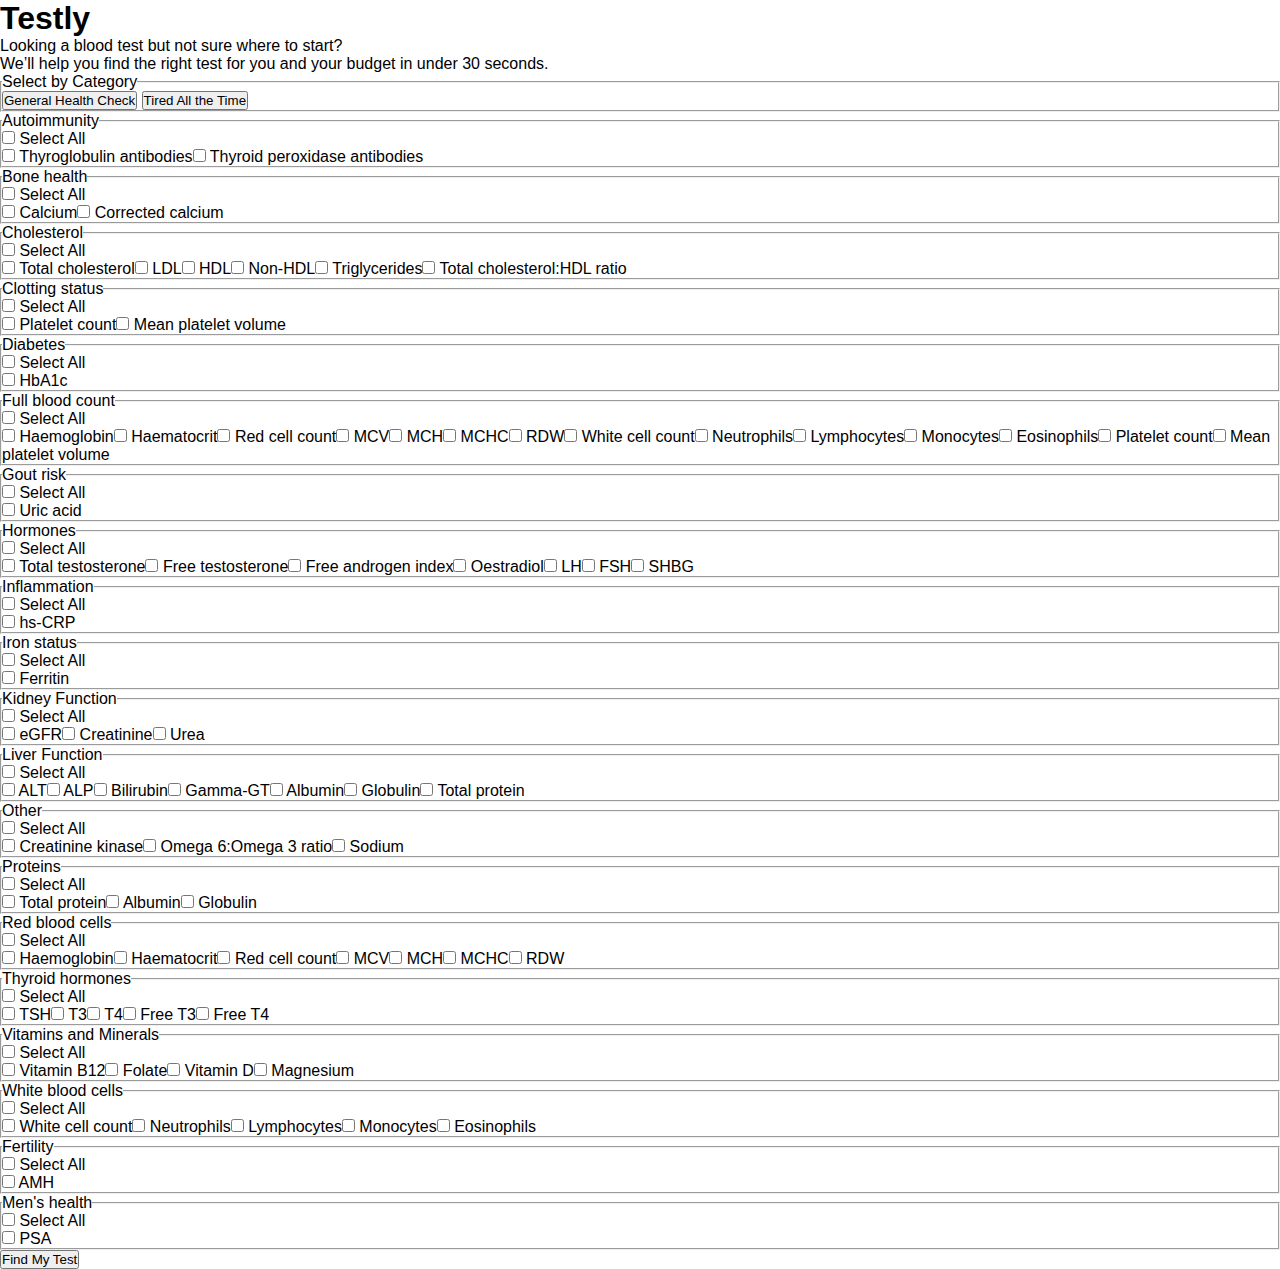
<file: index.html>
<!DOCTYPE html>
<html lang="en">
<head>
  <meta charset="UTF-8">
  <title>Testly MVP - Blood Test Picker</title>
  <link rel="stylesheet" href="style.css">
</head>
<body>
  <div class="header-area">
    <h1>Testly</h1>
    <p class="main-heading">Looking a blood test but not sure where to start?</p>
    <p class="sub-heading">We’ll help you find the right test for you and your budget in under 30 seconds.</p>
  </div>

  <div class="container">

    <!-- Full-width Category Buttons Row -->
    <div class="full-width-row">
      <fieldset>
        <legend>Select by Category</legend>
        <button type="button" id="category-general" class="toggle-button">General Health Check</button>
        <button type="button" id="category-tired" class="toggle-button">Tired All the Time</button>
      </fieldset>
    </div>

    <!-- Full-width Biomarker Selection Form -->
    <div class="full-width-row">
      <form id="biomarker-form">
        <div class="biomarker-columns" id="biomarker-container">
          <!-- Biomarker group checkboxes will be injected here by JS -->
        </div>
        <button type="submit">Find My Test</button>
      </form>
    </div>

  </div>

  <div id="results"></div>

  <script src="script.js"></script>
</body>
</html>
</file>
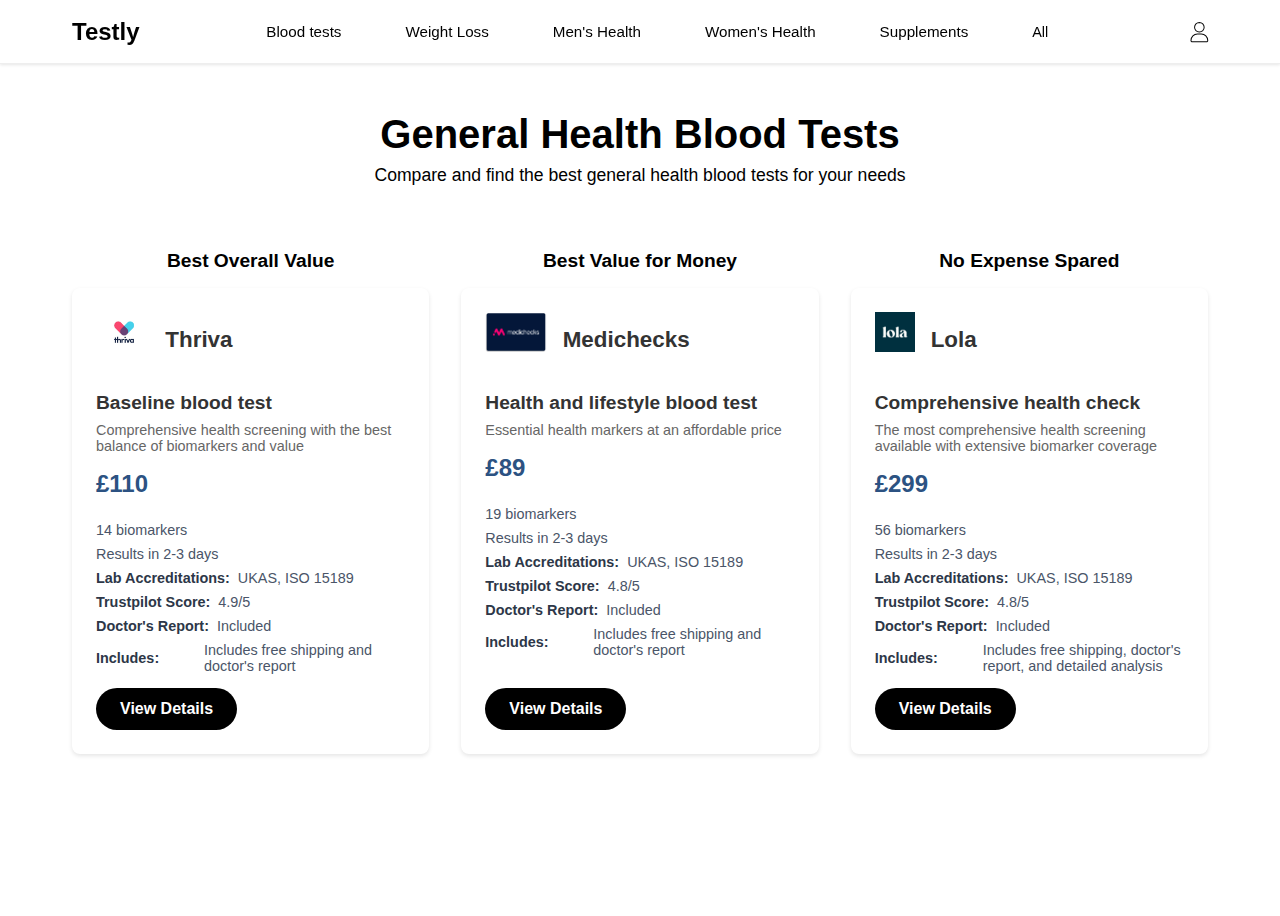
<file: general-health-tests.html>
<!DOCTYPE html>
<html lang="en">
<head>
  <meta charset="UTF-8" />
  <meta name="viewport" content="width=device-width, initial-scale=1.0" />
  <title>Testly – General Health Blood Tests</title>
  <link rel="stylesheet" href="style.css" />
  <link rel="stylesheet" href="https://cdnjs.cloudflare.com/ajax/libs/font-awesome/6.0.0/css/all.min.css" />
  <style>
    body {
      margin: 0;
      padding: 0;
      min-height: 100vh;
      display: flex;
      flex-direction: column;
    }
    .main-header {
      position: fixed;
      top: 0;
      left: 0;
      right: 0;
      background: white;
      z-index: 1000;
    }
    main {
      margin-top: 80px;
      flex: 1;
    }
    .page-title {
      text-align: center;
      padding: 2rem 0;
    }
    .page-title h1 {
      margin: 0;
      color: #000;
      font-size: 2.5rem;
      font-weight: 600;
    }
    .page-title p {
      margin: 0.5rem 0 0;
      color: #000;
      font-size: 1.1rem;
    }
    .logo {
      text-decoration: none;
    }
    .recommendations {
      display: grid;
      grid-template-columns: repeat(3, 1fr);
      gap: 2rem;
      padding: 2rem;
      max-width: 1200px;
      margin: 0 auto;
    }
    .recommendation-column {
      display: flex;
      flex-direction: column;
    }
    .recommendation-heading {
      text-align: center;
      color: #000;
      margin-bottom: 1rem;
      font-size: 1.2rem;
    }
    .recommendation-box {
      background: white;
      border-radius: 8px;
      padding: 1.5rem;
      box-shadow: 0 2px 4px rgba(0,0,0,0.1);
      display: flex;
      flex-direction: column;
      height: 100%;
      position: relative;
      padding-bottom: 4rem;
    }
    .recommendation-box h2 {
      font-size: 1.2rem;
      margin: 0.5rem 0;
      color: #333;
    }
    .recommendation-box p {
      color: #666;
      margin-bottom: 1rem;
      font-size: 0.9rem;
    }
    .recommendation-box .price {
      font-size: 1.5rem;
      font-weight: bold;
      color: #2c5282;
      margin-bottom: 1rem;
    }
    .recommendation-box .button {
      display: inline-block;
      background: #000;
      color: white;
      padding: 0.75rem 1.5rem;
      border-radius: 25px;
      text-decoration: none;
      text-align: center;
      font-weight: 600;
      transition: background-color 0.2s;
      position: absolute;
      bottom: 1.5rem;
      left: 1.5rem;
    }
    .recommendation-box .button:hover {
      background: #333;
    }
    .provider-info {
      display: flex;
      align-items: center;
      gap: 1rem;
      margin-bottom: 1rem;
    }
    .provider-logo {
      height: 40px;
      object-fit: contain;
    }
    .provider-name {
      font-weight: 600;
      color: #333;
    }
    .test-details {
      display: flex;
      flex-direction: column;
      gap: 0.5rem;
      margin-bottom: 1rem;
      font-size: 0.9rem;
    }
    .test-details > div {
      display: flex;
      gap: 0.5rem;
      align-items: center;
    }
    .test-details strong {
      color: #2d3748;
      min-width: 100px;
    }
    .biomarkers {
      color: #4a5568;
    }
    .results-time {
      color: #4a5568;
    }
    .accreditations {
      color: #4a5568;
    }
    .trust-score {
      color: #4a5568;
    }
    .doctors-report {
      color: #4a5568;
    }
    .pricing-info {
      color: #4a5568;
    }
  </style>
</head>
<body>
  <!-- Header bar -->
  <header class="main-header">
    <div class="header-content">
      <button class="burger-menu" aria-label="Open menu">
        <svg width="32" height="32" viewBox="0 0 24 24" fill="none" stroke="currentColor" stroke-width="1.5" stroke-linecap="round" stroke-linejoin="round">
          <line x1="3" y1="6" x2="21" y2="6"/>
          <line x1="3" y1="12" x2="21" y2="12"/>
          <line x1="3" y1="18" x2="21" y2="18"/>
        </svg>
      </button>
      <a href="index.html" class="logo">Testly</a>
      <nav class="main-nav">
        <a href="blood-tests.html">Blood tests</a>
        <a href="#/category/weight-loss">Weight Loss</a>
        <a href="#/category/mens-health">Men's Health</a>
        <a href="#/category/womens-health">Women's Health</a>
        <a href="#/category/supplements">Supplements</a>
        <div class="menu-dropdown-wrapper">
          <button class="menu-button">All</button>
          <div id="burger-dropdown" class="burger-dropdown hidden"></div>
        </div>
      </nav>
      <div class="header-actions">
        <button class="login-btn">
          <i class="fas fa-user"></i>
        </button>
      </div>
    </div>
  </header>

  <main>
    <div class="recommendations">
      <div class="recommendation-box">
        <h2>Our Top All-Round Recommendation</h2>
        <p>Comprehensive health screening with the best balance of biomarkers and value</p>
        <div class="price">£149</div>
        <a href="#" class="button">View Details</a>
      </div>

      <div class="recommendation-box">
        <h2>Best Value for Money</h2>
        <p>Essential health markers at an affordable price</p>
        <div class="price">£99</div>
        <a href="#" class="button">View Details</a>
      </div>

      <div class="recommendation-box">
        <h2>No Expense Spared</h2>
        <p>The most comprehensive health screening available</p>
        <div class="price">£299</div>
        <a href="#" class="button">View Details</a>
      </div>
    </div>
  </main>

  <script type="module" src="js/general-health-tests.js"></script>
</body>
</html>
</file>
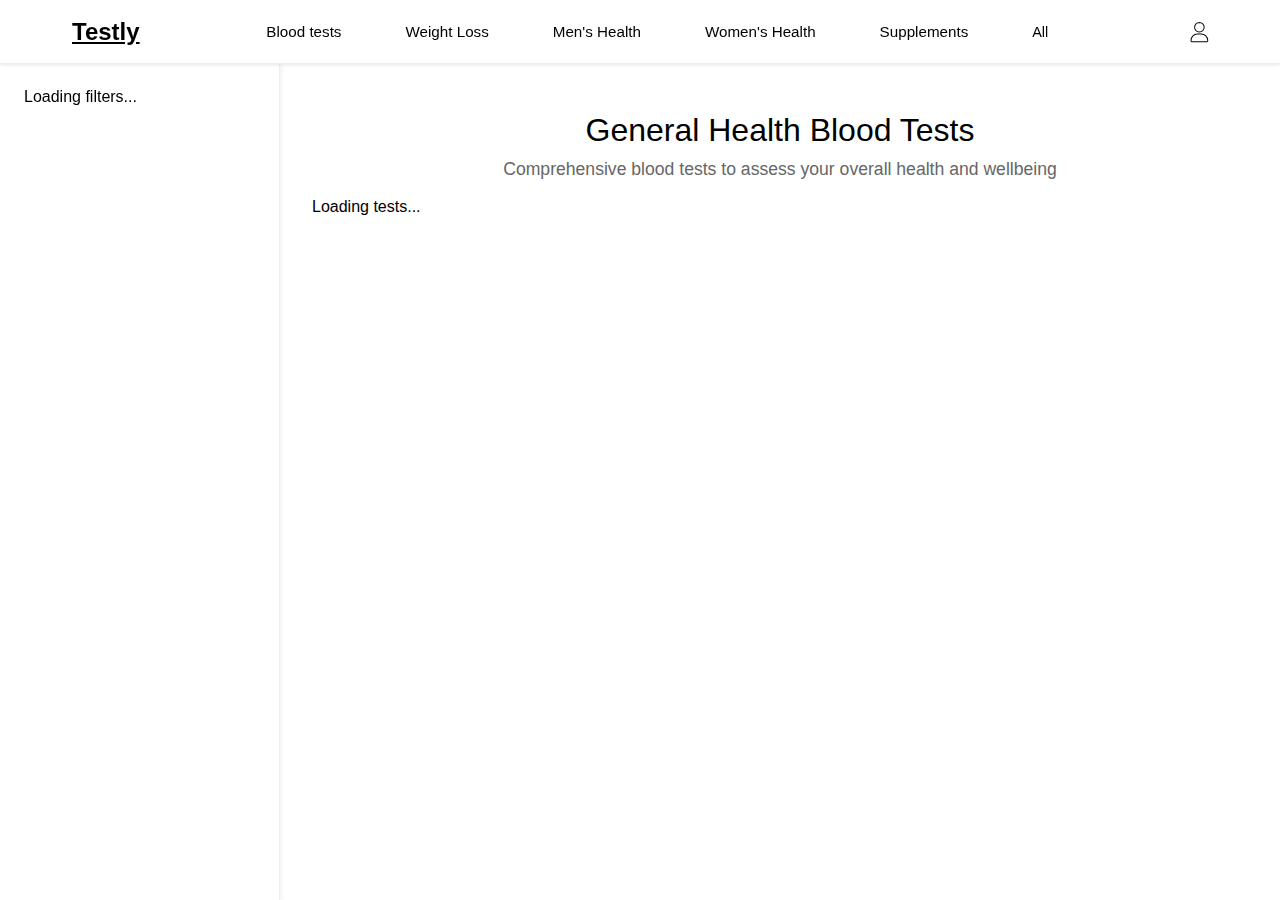
<file: general-health.html>
<!DOCTYPE html>
<html lang="en">
<head>
  <meta charset="UTF-8" />
  <title>Testly – General Health Blood Tests</title>
  <link rel="stylesheet" href="style.css" />
  <link rel="stylesheet" href="https://cdnjs.cloudflare.com/ajax/libs/font-awesome/6.0.0/css/all.min.css" />
</head>
<body>
  <!-- Header bar -->
  <header class="main-header">
    <div class="header-content">
      <button class="burger-menu" aria-label="Open menu">
        <svg width="32" height="32" viewBox="0 0 24 24" fill="none" stroke="currentColor" stroke-width="1.5" stroke-linecap="round" stroke-linejoin="round">
          <line x1="3" y1="6" x2="21" y2="6"/>
          <line x1="3" y1="12" x2="21" y2="12"/>
          <line x1="3" y1="18" x2="21" y2="18"/>
        </svg>
      </button>
      <a href="index.html" class="logo">Testly</a>
      <nav class="main-nav">
        <a href="blood-tests.html">Blood tests</a>
        <a href="#/category/weight-loss">Weight Loss</a>
        <a href="#/category/mens-health">Men's Health</a>
        <a href="#/category/womens-health">Women's Health</a>
        <a href="#/category/supplements">Supplements</a>
        <div class="menu-dropdown-wrapper">
          <button class="menu-button">All</button>
          <div id="burger-dropdown" class="burger-dropdown hidden"></div>
        </div>
      </nav>
      <div class="header-actions">
        <button class="login-btn">
          <i class="fas fa-user"></i>
        </button>
      </div>
    </div>
  </header>

  <main class="general-health-page">
    <div class="filter-panel">
      <div class="loading">Loading filters...</div>
    </div>
    <div class="main-content">
      <div class="category-header">
        <h2>General Health Blood Tests</h2>
        <p>Comprehensive blood tests to assess your overall health and wellbeing</p>
      </div>
      <div class="products-grid" id="tests-grid">
        <div class="loading">Loading tests...</div>
      </div>
    </div>
  </main>

  <script type="module" src="js/general-health.js"></script>
</body>
</html>
</file>
<file: style.css>
body {
    background: pink;
  }
  


:root {
    /* Main colors */
    --accent: #000000;  /* Black for primary actions */
    --accent-hover: #333333;  /* Darker black for hover */
    --text: #000000;  /* Black text */
    --text-light: #666666;  /* Gray for secondary text */
    --background: #FFFFFF;  /* White background */
    --card-bg: #FFFFFF;  /* White card background */
    --border: #EEEEEE;  /* Light gray border */
    --card-shadow: rgba(0, 0, 0, 0.05);  /* Subtle shadow */
    --white: #FFFFFF;
    --error: #D32F2F;
    --success: #388E3C;
    --warning: #F57C00;
    --info: #1976D2;
    --gradient-start: #2563eb;
    --gradient-end: #4f46e5;
}
  
  /* GLOBAL RESET */
  * {
    box-sizing: border-box;
    margin: 0;
    padding: 0;
  }
  
  body {
    font-family: 'Segoe UI', sans-serif;
    background-color: var(--background);
    color: var(--text);
  }
  
  /* --------------------------------------
     HEADER AREA
  ---------------------------------------- */
  .main-header {
    background: var(--white);
    border-bottom: 1px solid var(--border);
    position: fixed;
    top: 0;
    left: 0;
    width: 100%;
    z-index: 1000;
    box-shadow: 0 1px 3px rgba(0, 0, 0, 0.1);
    height: 64px; /* Reduced from 72px */
    transform: translateZ(0);
    backface-visibility: hidden;
    -webkit-backface-visibility: hidden;
  }
  
  .header-content {
    display: flex;
    align-items: center;
    justify-content: space-between;
    padding: 0 2rem;
    max-width: 1200px;
    margin: 0 auto;
    height: 100%;
    position: relative;
    transform: translateZ(0);
    backface-visibility: hidden;
    -webkit-backface-visibility: hidden;
  }
  
  .logo {
    font-weight: 700;
    font-size: 1.5rem;
    cursor: pointer;
    transition: color 0.2s;
    color: var(--text);
  }
  
  .main-nav {
    display: flex;
    align-items: center;
    gap: 2rem;
    margin: 0 2rem;
    flex-wrap: nowrap;
    position: relative;
    transform: translateZ(0);
    backface-visibility: hidden;
    -webkit-backface-visibility: hidden;
  }
  
  .main-nav a {
    color: var(--text);
    text-decoration: none;
    font-size: 0.95rem;
    font-weight: 500;
    padding: 0.5rem 1rem;
    border-radius: 4px;
    transition: all 0.2s ease;
    white-space: nowrap;
  }
  
  .main-nav a:hover {
    color: var(--text-light);
  }
  
  .menu-button {
    background: transparent;
    border: 1px solid var(--text);
    color: var(--text);
    padding: 0.5rem 1rem;
    font-size: 0.9rem;
    cursor: pointer;
    transition: all 0.2s;
  }
  
  .menu-button:hover {
    background: var(--text);
    color: var(--white);
  }
  
  .header-actions {
    display: flex;
    gap: 1rem;
  }
  
  .icon-button {
    background: transparent;
    border: 1px solid var(--text);
    color: var(--text);
    width: 40px;
    height: 40px;
    display: flex;
    align-items: center;
    justify-content: center;
    cursor: pointer;
    transition: all 0.2s;
    padding: 0;
  }
  
  .icon-button:hover {
    background: var(--text);
    color: var(--white);
  }
  
  .icon-button svg {
    width: 20px;
    height: 20px;
  }
  
  /* Update main content margin */
  main {
    margin-top: 64px; /* Match header height */
    min-height: calc(100vh - 64px);
    background: var(--background);
  }
  
  /* Remove the old product-grid specific margin */
  main.product-grid {
    margin-top: 64px;
    padding: 2rem;
  }
  
  /* Responsive adjustments */
  @media (max-width: 768px) {
    .header-content {
      padding: 1rem;
    }
    
    .main-nav {
      display: none; /* Hide nav on mobile, show burger menu instead */
    }
    
    .menu-button {
      display: block;
    }
  }
  
/* --------------------------------------
   CATEGORY NAV BAR
---------------------------------------- */
.category-bar {
    background: var(--white);
    border-bottom: 1px solid var(--border);
    padding: 0.5rem 2rem;
    display: flex;
    align-items: center;
    width: 100%;
    z-index: 999;
    position: relative;
  }
  
  .category-bar::before,
  .category-bar::after {
    content: '';
    position: absolute;
    top: 50%;
    transform: translateY(-50%);
    width: 20px;
    height: 20px;
    background: var(--white);
    border: 1px solid var(--border);
    border-radius: 50%;
    display: flex;
    align-items: center;
    justify-content: center;
    pointer-events: none;
    opacity: 0;
    transition: opacity 0.3s;
  }
  
  .category-bar::before {
    left: 0;
    background-image: url("data:image/svg+xml,%3Csvg xmlns='http://www.w3.org/2000/svg' viewBox='0 0 24 24' fill='none' stroke='%234a7b7d' stroke-width='2' stroke-linecap='round' stroke-linejoin='round'%3E%3Cpath d='M15 18l-6-6 6-6'/%3E%3C/svg%3E");
    background-size: 12px;
    background-position: center;
    background-repeat: no-repeat;
  }
  
  .category-bar::after {
    right: 0;
    background-image: url("data:image/svg+xml,%3Csvg xmlns='http://www.w3.org/2000/svg' viewBox='0 0 24 24' fill='none' stroke='%234a7b7d' stroke-width='2' stroke-linecap='round' stroke-linejoin='round'%3E%3Cpath d='M9 18l6-6-6-6'/%3E%3C/svg%3E");
    background-size: 12px;
    background-position: center;
    background-repeat: no-repeat;
  }
  
  .category-bar.has-overflow::after {
    opacity: 1;
  }
  
  .category-bar.has-overflow-left::before {
    opacity: 1;
  }
  
  .menu-container {
    position: relative;
    display: inline-block;
  }
  
  .menu-button {
    background: transparent;
    color: var(--text);
    border: none;
    padding: 0.5rem 1rem;
    cursor: pointer;
    transition: all 0.2s ease;
    font-weight: 500;
    display: inline-flex;
    align-items: center;
    gap: 0.4rem;
    font-size: 0.9rem;
    margin-right: 1rem;
    white-space: nowrap;
    flex-shrink: 0;
    position: relative;
  }
  
  .menu-button:hover {
    color: var(--text);
    background: var(--card-bg);
  }
  
  
  .category-list {
    list-style: none;
    display: flex;
    flex-wrap: nowrap;
    gap: 0.3rem;
    margin: 0;
    padding: 0 20px;
    flex: 1;
    overflow-x: auto;
    -webkit-overflow-scrolling: touch;
    scrollbar-width: none; /* Firefox */
    -ms-overflow-style: none; /* IE and Edge */
  }
  
  .category-list::-webkit-scrollbar {
    display: none; /* Chrome, Safari, Opera */
  }
  
  .category-list li {
    white-space: nowrap;
    flex-shrink: 0;
  }
  
  .category-list a {
    color: var(--text);
    text-decoration: none;
    font-size: 0.85rem;
    padding: 0.2rem 0.4rem;
    display: block;
    transition: all 0.2s ease;
    font-weight: 500;
  }
  
  .category-list a:hover {
    color: var(--text);
    background: var(--card-bg);
  }
  
  

  .category-list button {
    background: none;
    border: none;
    font-size: 0.95rem;
    cursor: pointer;
    padding: 0.3rem 0.6rem;
    white-space: nowrap;
  }
  
  /* Dropdown for burger menu */
  .menu-dropdown-wrapper {
    display: inline-block;
    position: relative;
  }
  
  .burger-dropdown {
    position: absolute;
    top: 100%;
    left: 0;
    background: var(--white);
    border: 1px solid var(--text);
    box-shadow: 0 4px 10px rgba(0, 0, 0, 0.05);
    padding: 0.5rem 1rem;
    z-index: 2000;
    min-width: 200px;
    display: block;
  }
  
  .burger-dropdown.hidden {
    display: none !important;
  }
  
  .burger-dropdown ul {
    list-style: none;
    padding: 0;
    margin: 0;
  }
  
  .burger-dropdown li {
    padding: 0.4rem 0;
    white-space: nowrap;
    cursor: pointer;
    color: var(--text);
    transition: transform 0.15s cubic-bezier(.4,0,.2,1), box-shadow 0.15s cubic-bezier(.4,0,.2,1), background 0.15s;
  }
  
  .burger-dropdown li:hover {
    background: var(--card-bg);
    transform: translateY(-2px);
    box-shadow: 0 4px 12px rgba(0,0,0,0.08);
    z-index: 1;
  }
  
  .menu-label {
    font-size: 0.9rem;
    margin-left: 0.25rem;
    vertical-align: middle;
  }
  
  

  /* --------------------------------------
     MAIN CONTENT AREA
  ---------------------------------------- */
  main.product-grid {
    margin-top: 112px; /* header + category bar */
    padding: 2rem;
  }
  
  /* --------------------------------------
     SIDE PANELS (e.g. filters, basket)
  ---------------------------------------- */
  .side-panel {
    position: fixed;
    top: 64px; /* Match header height */
    right: 0;
    width: 300px;
    height: calc(100vh - 64px);
    background: var(--white);
    border-left: 1px solid var(--border);
    box-shadow: -2px 0 5px rgba(0,0,0,0.05);
    overflow-y: auto;
    padding: 1rem;
    z-index: 100;
  }
  
  .hidden {
    display: none;
  }
  
  /* Product Grid Styles */
  .products-grid {
    display: flex;
    flex-direction: column;
    gap: 2rem;
    width: 100%;
  }
  
  .product-card, .blood-test-card, .blog-card, .category-tile {
    background: var(--card-bg);
    border: 1px solid var(--border);
    border-radius: 4px;
    box-shadow: 0 2px 4px var(--card-shadow);
    padding: 1.5rem;
    transition: transform 0.2s, box-shadow 0.2s;
  }
  
  .product-card:hover, .blood-test-card:hover, .blog-card:hover, .category-tile:hover {
    transform: translateY(-2px);
    box-shadow: 0 4px 8px var(--card-shadow);
  }
  
  .product-card h3 {
    margin: 0 0 0.5rem 0;
    color: var(--text);
  }
  
  .product-card p {
    color: var(--text-light);
    font-size: 0.9rem;
    margin-bottom: 1rem;
  }
  
  .product-price {
    font-size: 1.2rem;
    font-weight: bold;
    color: var(--accent);
    margin-bottom: 1rem;
  }
  
  .add-to-basket, .guidance-btn {
    background: var(--accent);
    color: var(--white);
    border: none;
    padding: 1rem 2rem;
    border-radius: 4px;
    cursor: pointer;
    transition: all 0.2s ease;
    font-weight: 500;
  }
  
  .add-to-basket:hover, .guidance-btn:hover {
    background: var(--accent-hover);
    transform: translateY(-2px);
  }
  
  .category-header {
    margin-bottom: 2rem;
  }
  
  .category-header h2 {
    margin-bottom: 0.5rem;
    color: var(--text);
  }
  
  .category-header p {
    color: var(--text-light);
  }
  
  /* Home Page Styles */
  .welcome-section {
    text-align: center;
    margin-bottom: 2rem;
    padding: 1.5rem 0;
  }
  
  .welcome-section h1 {
    font-size: 2.5rem;
    margin-bottom: 1rem;
    color: var(--text);
  }
  
  .welcome-section p {
    font-size: 1.1rem;
    color: var(--text-light);
  }
  
  .category-tiles {
    display: grid;
    grid-template-columns: repeat(auto-fill, minmax(250px, 1fr));
    gap: 1rem;
    padding: 2rem;
    margin: 0 auto;
    max-width: 1200px;
  }
  
  .category-tile {
    background: var(--card-bg);
    border: 1px solid var(--border);
    border-radius: 6px;
    padding: 1rem;
    cursor: pointer;
    transition: all 0.2s ease;
    height: 100%;
    display: flex;
    align-items: center;
    gap: 1rem;
  }
  
  .category-tile:hover {
    background: var(--accent);
    color: var(--white);
  }
  
  .category-tile .category-image i {
    font-size: 1.5rem;
    color: #1e293b;
    filter: none;
  }
  
  .category-content {
    flex: 1;
    min-width: 0;
  }
  
  .category-tile h3 {
    color: var(--text);
    margin-bottom: 0.3rem;
    font-size: 1rem;
    white-space: nowrap;
    overflow: hidden;
    text-overflow: ellipsis;
    font-weight: 600;
  }
  
  .category-tile p {
    color: var(--text-light);
    font-size: 0.8rem;
    line-height: 1.2;
    margin: 0;
    display: -webkit-box;
    -webkit-line-clamp: 2;
    -webkit-box-orient: vertical;
    overflow: hidden;
  }
  
  /* Blog Section Styles */
  .blog-section {
    padding: 2rem 0;
    background: var(--white);
  }
  
  .blog-section h2 {
    text-align: center;
    margin-bottom: 1.5rem;
    color: var(--text);
    font-size: 1.5rem;
  }
  
  .blog-grid {
    display: grid;
    grid-template-columns: repeat(auto-fill, minmax(300px, 1fr));
    gap: 1.5rem;
  }
  
  .blog-card {
    background: var(--card-bg);
    border: 1px solid var(--border);
    border-radius: 8px;
    padding: 1.5rem;
    transition: transform 0.2s, box-shadow 0.2s;
    display: flex;
    flex-direction: column;
  }
  
  .blog-card:hover {
    transform: translateY(-2px);
    box-shadow: 0 4px 8px var(--card-shadow);
    border-color: var(--accent);
  }
  
  .blog-card-header {
    display: flex;
    justify-content: space-between;
    align-items: center;
    margin-bottom: 1rem;
    font-size: 0.85rem;
  }
  
  .blog-category {
    color: var(--accent);
    font-weight: 500;
  }
  
  .blog-read-time {
    color: var(--text-light);
  }
  
  .blog-card h3 {
    color: var(--text);
    font-size: 1.1rem;
    margin-bottom: 0.5rem;
    line-height: 1.4;
  }
  
  .blog-card p {
    color: var(--text-light);
    font-size: 0.9rem;
    line-height: 1.5;
    margin-bottom: 1rem;
    flex: 1;
  }
  
  .blog-card-footer {
    display: flex;
    justify-content: space-between;
    align-items: center;
    font-size: 0.85rem;
    margin-top: auto;
  }
  
  .blog-date {
    color: var(--text-light);
  }
  
  .read-more {
    color: var(--accent);
    text-decoration: none;
    font-weight: 500;
    transition: color 0.2s;
  }
  
  .read-more:hover {
    color: var(--accent-hover);
  }
  
  /* Blog Page Styles */
  .blog-header {
    text-align: center;
    margin-bottom: 3rem;
    padding: 2rem 0;
  }
  
  .blog-header h1 {
    font-size: 2.5rem;
    margin-bottom: 1rem;
    color: var(--text);
  }
  
  .blog-header p {
    font-size: 1.2rem;
    color: var(--text-light);
  }
  
  /* Article Page Styles */
  .article-content {
    max-width: 800px;
    margin: 0 auto;
    padding: 2rem 0;
  }
  
  .article-header {
    margin-bottom: 2rem;
  }
  
  .article-meta {
    display: flex;
    gap: 1rem;
    margin-bottom: 1rem;
    font-size: 0.9rem;
  }
  
  .article-category {
    color: var(--accent);
    font-weight: 500;
  }
  
  .article-date, .article-read-time {
    color: var(--text-light);
  }
  
  .article-header h1 {
    font-size: 2.5rem;
    margin-bottom: 1rem;
    color: var(--text);
    line-height: 1.2;
  }
  
  .article-body {
    font-size: 1.1rem;
    line-height: 1.6;
    color: var(--text);
  }
  
  .article-body h2 {
    font-size: 1.5rem;
    color: var(--text);
    margin: 2rem 0 1rem;
  }
  
  .article-body h3 {
    font-size: 1.2rem;
    color: var(--text);
    margin: 1.5rem 0 1rem;
  }
  
  .article-body p {
    margin-bottom: 1.5rem;
  }
  
  .article-body ul {
    margin: 1rem 0 1.5rem;
    padding-left: 1.5rem;
  }
  
  .article-body li {
    margin-bottom: 0.5rem;
  }
  
  .article-footer {
    margin-top: 3rem;
    padding-top: 2rem;
    border-top: 1px solid var(--border);
  }
  
  .back-to-blog {
    color: var(--accent);
    text-decoration: none;
    font-weight: 500;
    transition: color 0.2s;
  }
  
  .back-to-blog:hover {
    color: var(--accent-hover);
  }
  
  /* Blood Test Cards */
  .blood-test-card {
    display: block;
    width: 100%;
    background: #fff;
    border-radius: 8px;
    box-shadow: 0 2px 4px rgba(0,0,0,0.1);
    transition: transform 0.2s ease, box-shadow 0.2s ease;
    overflow: hidden;
    margin-bottom: 1rem;
  }
  
  .blood-test-card:hover {
    transform: translateY(-2px);
    box-shadow: 0 4px 8px rgba(0,0,0,0.15);
  }
  
  .add-to-basket, .toggle-biomarkers, .toggle-details {
    background: var(--accent);
    color: white;
    border: none;
    padding: 0.8rem 1.5rem;
    border-radius: 999px;
    cursor: pointer;
    transition: all 0.2s ease;
    font-weight: 500;
    font-size: 0.9rem;
  }
  
  .add-to-basket:hover, .toggle-biomarkers:hover, .toggle-details:hover {
    background: var(--accent-hover);
    transform: translateY(-2px);
  }
  
  .category-header {
    text-align: center;
    margin: 0;
    padding: 1rem 0;
  }
  
  .category-header h2 {
    font-size: 2rem;
    color: var(--text);
    margin: 0;
    font-weight: 400;
  }
  
  .category-header p {
    color: var(--text-light);
    font-size: 1.1rem;
    line-height: 1.4;
    margin: 0.5rem 0 0 0;
  }
  
  .test-header {
    margin-bottom: 1rem;
  }
  
  .provider-info {
    display: flex;
    align-items: center;
    gap: 1rem;
    margin-bottom: 0.5rem;
  }
  
  .provider-logo {
    height: 40px;
    width: auto;
    object-fit: contain;
  }
  
  .provider-name {
    font-size: 1.4rem;
    color: black;
    font-weight: 700;
    line-height: 1.3;
  }
  
  .test-name {
    font-size: 1.1rem;
    margin: 0;
    color: #333;
    flex: 1;
    display: flex;
    align-items: center;
    gap: 0.5rem;
  }
  
  .test-name .provider-name {
    font-weight: 700;
    color: #333;
  }
  
  .test-price {
    font-size: 1.4rem;
    font-weight: 600;
    color: var(--accent);
    margin-bottom: 1rem;
  }
  
  .biomarkers-section {
    margin-bottom: 1rem;
  }
  
  .biomarkers-header {
    margin-bottom: 0.5rem;
  }
  
  .biomarker-info {
    display: flex;
    justify-content: space-between;
    align-items: center;
    margin-bottom: 1rem;
  }
  
  .biomarker-info h4 {
    color: black;
    font-size: 1rem;
    margin: 0;
  }
  
  .biomarkers-list {
    margin-top: 1rem;
    transition: all 0.3s ease;
    max-height: 1000px;
    overflow: hidden;
  }
  
  .biomarkers-list.hidden {
    max-height: 0;
    margin-top: 0;
    opacity: 0;
  }
  
  .biomarker-group {
    margin-bottom: 1rem;
    opacity: 1;
    transition: opacity 0.3s ease;
  }
  
  .biomarkers-list.hidden .biomarker-group {
    opacity: 0;
  }
  
  .biomarkers-list ul {
    list-style-type: none;
    padding: 0;
    margin: 0;
    display: grid;
    grid-template-columns: repeat(auto-fill, minmax(200px, 1fr));
    gap: 0.5rem;
  }

  .biomarkers-list li {
    color: black;
    font-size: 0.9rem;
    padding-left: 1rem;
    position: relative;
  }

  .biomarkers-list li:before {
    content: "•";
    position: absolute;
    left: 0;
    color: var(--accent);
  }

  .additional-details {
    margin-top: 1rem;
    padding: 1rem;
    background: var(--background);
    border-radius: 0;
    transition: all 0.3s ease;
  }

  .additional-details.hidden {
    display: none;
  }

  .detail-section {
    margin-bottom: 1rem;
  }

  .detail-section:last-child {
    margin-bottom: 0;
  }

  .detail-section h4 {
    font-size: 0.9rem;
    color: var(--text);
    margin: 0 0 0.5rem 0;
    font-weight: 600;
  }

  .detail-section p {
    font-size: 0.9rem;
    color: var(--text-light);
    margin: 0;
    line-height: 1.4;
  }

  .detail-section ul {
    list-style-type: none;
    padding: 0;
    margin: 0;
  }

  .detail-section li {
    font-size: 0.9rem;
    color: var(--text-light);
    padding-left: 1rem;
    position: relative;
    margin-bottom: 0.3rem;
  }

  .detail-section li:before {
    content: "•";
    position: absolute;
    left: 0;
    color: var(--accent);
  }

  .provider-link {
    color: var(--accent);
    text-decoration: none;
    font-size: 0.9rem;
    display: inline-block;
    margin-top: 0.5rem;
  }

  .provider-link:hover {
    text-decoration: underline;
  }

  /* Responsive Design */
  @media (max-width: 1024px) {
    .tests-container {
        flex-direction: column;
    }
    
    .main-content {
        margin-left: 0;
        border-left: none;
    }
    
    .filter-panel {
        position: static;
        width: 100%;
        height: auto;
        margin-bottom: 1rem;
        border-radius: 8px;
        border: 1px solid var(--border);
        padding: 0.8rem;
        top: unset;
        left: unset;
        box-shadow: none;
        border-right: none;
    }

    .products-grid {
        max-width: 100%;
    }
  }
  
  /* Reset Filters Button */
  .reset-filters {
    width: 100%;
    padding: 0.8rem;
    background: var(--accent);
    color: white;
    border: none;
    border-radius: 4px;
    cursor: pointer;
    transition: background-color 0.2s;
    margin-top: 1rem;
    font-size: 0.9rem;
    font-weight: 500;
  }

  .reset-filters:hover {
    background: var(--accent-hover);
  }
  
  /* Landing Page Styles */
  .landing-page {
    position: fixed;
    top: 0;
    left: 0;
    width: 100vw;
    height: 100vh;
    background-color: var(--white);
    display: flex;
    justify-content: center;
    align-items: center;
    z-index: 9999;
    opacity: 1;
    transition: opacity 0.3s ease-in-out;
    margin: 0;
    padding: 0;
    overflow: hidden;
  }

  .landing-page.fade-out {
    opacity: 0;
    pointer-events: none;
  }

  .landing-content {
    position: relative;
    text-align: center;
    transform: translateY(0);
    transition: transform 0.3s ease-in-out;
    width: 90%;
    max-width: 800px;
    margin: 0;
    padding: 2rem;
  }

  .landing-page.fade-out .landing-content {
    transform: translateY(-20px);
  }

  .landing-content h1 {
    font-size: 2.5rem;
    margin-bottom: 1rem;
    font-weight: 700;
  }

  .landing-subtitle {
    font-size: 1.4rem;
    color: var(--text);
    margin-bottom: 2rem;
    line-height: 1.6;
  }

  .how-it-works-btn {
    background: transparent;
    border: 1px solid var(--text);
    color: var(--text);
    font-size: 1.2rem;
    cursor: pointer;
    padding: 1rem 2rem;
    margin-bottom: 2rem;
    transition: all 0.3s ease;
    display: flex;
    align-items: center;
    justify-content: center;
    gap: 1rem;
    width: 100%;
    max-width: 400px;
    margin-left: auto;
    margin-right: auto;
    border-radius: 12px;
  }

  .how-it-works-btn:hover {
    background: var(--card-bg);
    transform: translateY(-2px);
  }

  .guidance-question {
    font-size: 1.3rem;
    color: var(--text);
    margin-bottom: 2rem;
  }

  .guidance-buttons {
    display: flex;
    flex-direction: column;
    gap: 1.5rem;
    margin-bottom: 2rem;
  }

  .guidance-btn {
    padding: 1.5rem 2rem;
    border-radius: 16px;
    font-size: 1.2rem;
    font-weight: 600;
    cursor: pointer;
    transition: all 0.3s ease;
    text-align: center;
    display: flex;
    align-items: center;
    justify-content: center;
    gap: 1rem;
    min-height: 80px;
    line-height: 1.4;
  }

  .yes-btn {
    background: transparent;
    color: var(--text);
    border: 1px solid var(--text);
  }

  .yes-btn:hover {
    background: var(--card-bg);
    transform: translateY(-3px);
  }

  .no-btn {
    background: transparent;
    color: var(--text);
    border: 1px solid var(--text);
  }

  .no-btn:hover {
    background: var(--card-bg);
    color: var(--text);
    transform: translateY(-3px);
  }

  .close-button {
    position: fixed;
    top: 20px;
    right: 20px;
    background: transparent;
    border: none;
    font-size: 32px;
    cursor: pointer;
    color: var(--text);
    padding: 10px;
    line-height: 1;
    transition: all 0.3s ease;
    width: 50px;
    height: 50px;
    border-radius: 50%;
    display: flex;
    align-items: center;
    justify-content: center;
    z-index: 10000;
  }

  .close-button:hover {
    background: var(--card-bg);
    transform: rotate(90deg);
  }

  .skip-button {
    position: fixed;
    bottom: 20px;
    right: 20px;
    background: transparent;
    border: none;
    font-size: 1.2rem;
    cursor: pointer;
    color: var(--text);
    padding: 15px 30px;
    transition: all 0.3s ease;
    font-weight: 600;
    border-radius: 12px;
    display: flex;
    align-items: center;
    gap: 0.5rem;
    z-index: 10000;
  }

  .skip-button:hover {
    background: var(--card-bg);
    transform: translateX(5px);
  }

  .skip-button svg {
    width: 24px;
    height: 24px;
  }

  @media (max-height: 800px) {
    .landing-content {
        padding: 1.5rem;
    }

    .landing-content h1 {
        font-size: 3rem;
        margin-bottom: 1rem;
    }

    .landing-subtitle {
        font-size: 1.2rem;
        margin-bottom: 1.5rem;
    }

    .guidance-btn {
        padding: 1.2rem 1.8rem;
        font-size: 1.1rem;
        min-height: 70px;
    }

    .guidance-btn svg {
        width: 24px;
        height: 24px;
    }
  }

  @media (max-height: 600px) {
    .landing-content {
        padding: 1rem;
    }

    .landing-content h1 {
        font-size: 2.5rem;
    }

    .landing-subtitle {
        font-size: 1.1rem;
        margin-bottom: 1rem;
    }

    .guidance-btn {
        padding: 1rem 1.5rem;
        font-size: 1rem;
        min-height: 60px;
    }
  }

  /* Guidance Overlay Styles */
  .guidance-overlay {
    position: fixed;
    top: 0;
    left: 0;
    width: 100vw;
    height: 100vh;
    background-color: var(--white);
    display: flex;
    justify-content: center;
    align-items: center;
    z-index: 10000;
    opacity: 1;
    transition: opacity 0.3s ease-in-out;
  }

  .guidance-content {
    position: relative;
    text-align: center;
    width: 90%;
    max-width: 800px;
    margin: 0;
    padding: 2rem;
  }

  .guidance-content h2 {
    font-size: 3rem;
    color: var(--text);
    margin-bottom: 1rem;
    font-weight: 700;
  }

  .close-guidance {
    position: absolute;
    top: 20px;
    right: 20px;
    background: transparent;
    border: none;
    font-size: 32px;
    cursor: pointer;
    color: var(--text);
    padding: 10px;
    line-height: 1;
    transition: all 0.3s ease;
    width: 50px;
    height: 50px;
    border-radius: 50%;
    display: flex;
    align-items: center;
    justify-content: center;
  }

  .close-guidance:hover {
    background: var(--card-bg);
    transform: rotate(90deg);
  }

  /* Hero Grid Styles */
  .hero-grid {
    display: grid;
    grid-template-columns: repeat(3, 1fr);
    grid-template-rows: auto auto;
    gap: 1rem;
    padding: 2rem;
    max-width: 1200px;
    margin: 0 auto;
  }

  .hero-box {
    background: #ECEAF8;
    border: 1px solid var(--border);
    border-radius: 0;
    box-shadow: 0 2px 4px var(--card-shadow);
    transition: transform 0.2s, box-shadow 0.2s;
    overflow: hidden;
    position: relative;
  }

  .hero-box:hover {
    transform: translateY(-2px);
    box-shadow: 0 4px 8px var(--card-shadow);
  }

  .hero-box.large {
    grid-column: span 1;
    grid-row: 1;
    height: 300px;
  }

  .hero-box.small {
    grid-column: span 1;
    grid-row: 2;
    height: 140px; /* Reduced height for small hero boxes */
  }

  .hero-box.large:first-child {
    grid-column: span 2;
  }

  .box-content {
    padding: 1.5rem;
    height: 100%;
    display: flex;
    flex-direction: column;
    justify-content: space-between;
    position: relative;
  }

  .box-text {
    flex: 1;
  }

  .box-text h2 {
    font-size: 2rem;
    margin-bottom: 1rem;
    color: var(--text);
    font-weight: 400;
  }

  .box-text p {
    color: var(--text-light);
    margin-bottom: 0;
    font-weight: 300;
  }

  .hero-box .cta-button {
    border-radius: 999px;
    background: #111;
    color: #fff;
    font-size: 0.8rem;
    padding: 0.6rem 1.8rem 0.6rem 1.2rem;
    min-width: 120px;
    border: none;
    font-weight: 600;
    box-shadow: none;
    transition: background 0.2s, color 0.2s;
    text-align: center;
    position: relative;
    display: inline-flex;
    align-items: center;
    gap: 0.5em;
    align-self: flex-start;
    margin-top: auto;
  }

  .hero-box .cta-button:hover {
    background: #333;
    color: #fff;
  }

  .hero-box .cta-button .arrow {
    display: inline-block;
    width: 18px;
    height: 18px;
    margin-left: 0.3em;
    vertical-align: middle;
  }

  .hero-box .cta-button .arrow svg path {
    stroke: #fff;
  }

  /* Update all buttons to be square-edged */
  .cta-button, .add-to-basket, .guidance-btn, .how-it-works-btn {
    border-radius: 0;
  }

  /* Responsive adjustments */
  @media (max-width: 768px) {
    .hero-grid {
      grid-template-columns: 1fr;
      padding: 1rem;
    }

    .hero-box.large,
    .hero-box.small {
      grid-column: span 1;
    }

    .box-content h2 {
      font-size: 1.5rem;
    }

    .box-content h3 {
      font-size: 1.2rem;
    }
  }

  /* Basket button styles */
  .basket-btn {
    position: relative;
    background: transparent;
    color: var(--text);
    padding: 0.5rem;
    border: none;
    cursor: pointer;
    transition: all 0.2s;
    display: flex;
    align-items: center;
    justify-content: center;
  }

  .basket-btn:hover {
    color: var(--accent);
  }

  @media (max-width: 900px) {
    .main-header .header-content {
      position: relative;
      justify-content: unset;
    }
    .logo {
      position: absolute;
      left: 50%;
      top: 50%;
      transform: translate(-50%, -50%);
      margin: 0;
    }
    .burger-menu {
      display: flex !important;
      align-items: center;
      position: static;
      background: none;
      border: none;
      font-size: 2rem;
      cursor: pointer;
      z-index: 1100;
    }
    .burger-menu svg {
      stroke: var(--text) !important;
    }
    .header-actions {
      position: absolute;
      right: 2rem;
      top: 50%;
      transform: translateY(-50%);
      margin-left: 0;
      display: flex;
      align-items: center;
      gap: 1rem;
    }
  }

  .burger-menu {
    display: none;
  }

  .login-btn {
    background: transparent !important;
    box-shadow: none !important;
    border: none !important;
  }

  .login-btn i {
    background: transparent !important;
    font-size: 1.2rem;
    color: white;
    -webkit-text-stroke: 1px var(--text);
  }

  .login-btn:hover i {
    color: white;
    -webkit-text-stroke: 1px var(--accent);
  }

  /* Tracking Banner */
  .tracking-banner {
    width: 100vw;
    margin-left: calc(-50vw + 50%);
    margin-right: calc(-50vw + 50%);
    background: linear-gradient(90deg, #f7faff 0%, #fff 50%, #fff 100%);
    border-top: 1px solid var(--border);
    border-bottom: 1px solid var(--border);
    padding: 4rem 0;
    margin-top: 2rem;
    margin-bottom: 2rem;
  }

  .banner-content {
    max-width: 1200px;
    margin: 0 auto;
    display: flex;
    align-items: center;
    justify-content: space-between;
    padding: 0 2rem;
    gap: 4rem;
  }

  .banner-text {
    flex: 1;
    max-width: 500px;
  }

  .banner-text h2 {
    font-size: 2.5rem;
    color: var(--text);
    margin-bottom: 1rem;
    line-height: 1.2;
  }

  .banner-text p {
    font-size: 1.2rem;
    color: var(--text-light);
    margin-bottom: 2rem;
    line-height: 1.6;
  }

  .banner-graph {
    flex: 1;
    max-width: 500px;
    height: 300px;
    position: relative;
  }

  .graph-animation {
    width: 100%;
    height: 100%;
    position: relative;
    display: flex;
    align-items: center;
    justify-content: center;
  }

  .graph-line {
    position: absolute;
    width: 0;
    height: 2px;
    background: var(--accent);
    transform: translateY(-50%);
    animation: drawLine 2s ease-in-out forwards;
  }

  .graph-points {
    position: absolute;
    width: 100%;
    height: 100%;
    display: flex;
    justify-content: space-between;
    align-items: center;
  }

  .point {
    width: 12px;
    height: 12px;
    background: var(--accent);
    border-radius: 50%;
    position: relative;
    opacity: 0;
    transform: scale(0);
    animation: appearAndPulse 2s infinite;
  }

  .point::after {
    content: '';
    position: absolute;
    top: 50%;
    left: 50%;
    transform: translate(-50%, -50%);
    width: 24px;
    height: 24px;
    background: var(--accent);
    border-radius: 50%;
    opacity: 0.2;
    animation: ripple 2s infinite;
  }

  .point:nth-child(1) { animation-delay: 0.2s; }
  .point:nth-child(2) { animation-delay: 0.4s; }
  .point:nth-child(3) { animation-delay: 0.6s; }
  .point:nth-child(4) { animation-delay: 0.8s; }
  .point:nth-child(5) { animation-delay: 1s; }

  @keyframes drawLine {
      0% {
          width: 0;
      }
      100% {
          width: 100%;
      }
  }

  @keyframes appearAndPulse {
      0% {
          opacity: 0;
          transform: scale(0.8);
      }
      50% {
          opacity: 1;
          transform: scale(1.2);
      }
      80% {
          opacity: 1;
          transform: scale(1);
      }
      100% {
          opacity: 1;
          transform: scale(1);
      }
  }

  @keyframes ripple {
      0% {
          transform: translate(-50%, -50%) scale(0);
          opacity: 0.2;
      }
      100% {
          transform: translate(-50%, -50%) scale(2);
          opacity: 0;
      }
  }

  .cheapest-products-section {
    padding: 2rem 0.5rem;
    background: none;
    max-width: 100vw;
    overflow-x: hidden;
  }

  .cheapest-products-grid {
    display: grid;
    grid-template-columns: repeat(4, 1fr);
    gap: 1rem;
    max-width: 1200px;
    margin: 0 auto;
    width: 100%;
    box-sizing: border-box;
  }

  .cheapest-product-card {
    background: #fff;
    border: 1px solid var(--border);
    border-radius: 0;
    box-shadow: 0 2px 8px rgba(0,0,0,0.06);
    padding: 1.2rem 0.7rem 1rem 0.7rem;
    display: flex;
    flex-direction: column;
    justify-content: space-between;
    min-height: 220px;
  }

  .cheapest-product-content h3 {
    font-size: 1rem;
    color: var(--text);
    margin-bottom: 0.3rem;
    font-weight: 700;
  }

  .cheapest-product-provider {
    color: var(--text-light);
    font-size: 0.85rem;
    margin-bottom: 0.2rem;
  }

  .cheapest-product-biomarkers {
    color: var(--text-light);
    font-size: 0.85rem;
    margin-bottom: 0.2rem;
  }

  .cheapest-product-price {
    font-size: 1.1rem;
    color: var(--accent);
    font-weight: 600;
    margin-bottom: 0.7rem;
  }

  .cheapest-product-actions {
    display: flex;
    gap: 0.5rem;
  }

  .cheapest-btn {
    font-size: 0.8rem;
    padding: 0.25rem 0.7rem;
    min-width: 90px;
    white-space: nowrap;
    border-radius: 999px;
    border: none;
    font-weight: 600;
    cursor: pointer;
    text-decoration: none;
    transition: background 0.2s, color 0.2s;
    box-shadow: none;
  }

  .cheapest-btn.get-started {
    background: var(--accent);
    color: #fff;
  }

  .cheapest-btn.get-started:hover {
    background: var(--accent-hover);
  }

  .cheapest-btn.learn-more {
    background: #fff;
    color: var(--accent);
    border: 1.5px solid var(--accent);
  }

  .cheapest-btn.learn-more:hover {
    background: var(--accent);
    color: #fff;
  }

  @media (max-width: 900px) {
    .cheapest-products-grid {
      grid-template-columns: 1fr 1fr 1fr 1fr;
    }
    .cheapest-product-card {
      padding: 0.8rem 0.4rem 0.7rem 0.4rem;
      min-height: 180px;
    }
    .cheapest-product-content h3,
    .cheapest-product-provider,
    .cheapest-product-biomarkers,
    .cheapest-product-price {
      font-size: 0.85rem;
    }
    .cheapest-btn {
      font-size: 0.85rem;
      padding: 0.4rem 0.8rem;
    }
  }

  @media (max-width: 600px) {
    .cheapest-products-grid {
      grid-template-columns: 1fr 1fr;
    }
    .cheapest-product-card {
      padding: 0.7rem 0.2rem 0.5rem 0.2rem;
      min-height: 140px;
    }
    .cheapest-product-content h3,
    .cheapest-product-provider,
    .cheapest-product-biomarkers,
    .cheapest-product-price {
      font-size: 0.75rem;
    }
    .cheapest-btn {
      font-size: 0.75rem;
      padding: 0.3rem 0.6rem;
    }
  }

  /* Align the actions row with the product grid */
  .cheapest-products-actions-row {
    display: grid;
    grid-template-columns: repeat(4, 1fr);
    gap: 1rem;
    max-width: 1200px;
    margin: 0 auto;
    width: 100%;
    box-sizing: border-box;
    margin-top: 0.5rem;
  }

  .cheapest-product-actions {
    display: flex;
    gap: 0.5rem;
    justify-content: stretch;
    align-items: center;
    width: 100%;
  }

  .cheapest-product-actions .cheapest-btn {
    flex: 1 1 0;
    width: 100%;
    min-width: 0;
    text-align: center;
  }

  @media (max-width: 900px) {
    .cheapest-products-actions-row {
      grid-template-columns: repeat(4, 1fr);
      gap: 0.7rem;
    }
  }

  @media (max-width: 600px) {
    .cheapest-products-actions-row {
      grid-template-columns: repeat(2, 1fr);
      gap: 0.5rem;
    }
  }

  .tracking-banner .cta-button {
    border-radius: 999px;
    font-size: 0.8rem;
    padding: 0.6rem 1.8rem;
    min-width: 120px;
    background: var(--accent);
    color: #fff;
    border: none;
    font-weight: 600;
    box-shadow: none;
    transition: background 0.2s, color 0.2s;
    text-align: center;
    margin-top: 1.2rem;
  }

  .tracking-banner .cta-button:hover {
    background: var(--accent-hover);
    color: #fff;
  }

  .cheapest-product-logo {
    display: block;
    margin: 0.5rem auto 0.5rem auto;
    width: 100%;
    max-height: 40px;
    object-fit: contain;
    object-position: center;
  }

  .cheapest-products-scroll {
    display: flex !important;
    flex-direction: row;
    overflow-x: auto;
    overflow-y: visible;
    gap: 1rem;
    scroll-snap-type: x mandatory;
    padding-bottom: 0.5rem;
  }

  .cheapest-product-card {
    min-width: 240px;
    max-width: 260px;
    flex: 0 0 240px;
    scroll-snap-align: start;
  }

  .cheapest-product-actions {
    min-width: 240px;
    max-width: 260px;
    flex: 0 0 240px;
  }

  .cheapest-products-scroll::-webkit-scrollbar {
    display: none;
  }

  .cheapest-products-scroll {
    -ms-overflow-style: none;
    scrollbar-width: none;
  }

  .banner-text .cta-button {
    background: #fff;
    color: #111;
    border-radius: 999px;
    font-size: 0.8rem;
    padding: 0.6rem 1.8rem 0.6rem 1.2rem;
    min-width: 120px;
    border: none;
    font-weight: 600;
    box-shadow: none;
    transition: background 0.2s, color 0.2s;
    text-align: center;
    margin-top: 1.2rem;
    position: relative;
    display: inline-flex;
    align-items: center;
    gap: 0.5em;
  }

  .banner-text .cta-button:hover {
    background: #f7f7f7;
    color: #111;
  }

  .banner-text .cta-button .arrow {
    display: inline-block;
    width: 18px;
    height: 18px;
    margin-left: 0.3em;
    vertical-align: middle;
  }

  .hero-box.zepbound-box {
    background-color: #BCB0C9;
    color: #111;
  }

  .hero-box.zepbound-box .box-content h3 {
    color: #111;
  }

  .hero-box.zepbound-box .cta-button {
    background: #111;
    color: #fff;
    border-radius: 999px;
    width: 48px;
    height: 36px;
    min-width: 48px;
    padding: 0;
    border: none;
    display: inline-flex;
    align-items: center;
    justify-content: center;
  }

  .hero-box.zepbound-box .cta-button:hover {
    background: #333;
  }

  .hero-box.daily-rise-box {
    background-color: #E1E4E7;
    color: #111;
  }

  .hero-box.daily-rise-box .box-content h3 {
    color: #111;
  }

  .hero-box.daily-rise-box .cta-button {
    background: #111;
    color: #fff;
    border-radius: 999px;
    width: 48px;
    height: 36px;
    min-width: 48px;
    padding: 0;
    border: none;
    display: inline-flex;
    align-items: center;
    justify-content: center;
  }

  .hero-box.daily-rise-box .cta-button:hover {
    background: #333;
  }

  .hero-box.hair-box {
    background-color: #BAC3D3;
    color: #111;
  }

  .hero-box.hair-box .box-content h3 {
    color: #111;
  }

  .hero-box.hair-box .cta-button {
    background: #111;
    color: #fff;
    border-radius: 999px;
    width: 48px;
    height: 36px;
    min-width: 48px;
    padding: 0;
    border: none;
    display: inline-flex;
    align-items: center;
    justify-content: center;
  }

  .hero-box.hair-box .cta-button:hover {
    background: #333;
  }

  .hero-box .cta-button .arrow svg path {
    stroke: #fff;
  }

  .hero-box {
    position: relative;
    overflow: hidden;
  }

  .hero-video {
    position: absolute;
    top: 0;
    left: 0;
    width: 100%;
    height: 100%;
    object-fit: cover;
    z-index: 0;
  }

  .box-content {
    position: relative;
    z-index: 1;
  }

  .dynamic-title-section {
    padding: 1rem 2rem;
    max-width: 1200px;
    margin: 0 auto;
}

.title-container {
    text-align: center;
    margin: 1rem 0; /* Add equal margin above and below */
}

.main-title {
    font-size: 3.5rem;
    font-weight: 400;
    color: var(--text);
    line-height: 1.2;
    display: flex;
    flex-direction: column;
    align-items: center;
    gap: 0.5rem;
  }

  .static-text {
    display: block;
    font-size: 3.5rem;
  }

  .dynamic-text {
    display: block;
    position: relative;
    color: var(--accent);
    font-size: 3.5rem;
    min-height: 4.2rem;
    opacity: 1;
    transition: opacity 0.5s ease;
  }

  .dynamic-text.fade-out {
    opacity: 0;
  }

  @keyframes fadeInOut {
    0% { opacity: 0; transform: translateY(10px); }
    20% { opacity: 1; transform: translateY(0); }
    80% { opacity: 1; transform: translateY(0); }
    100% { opacity: 0; transform: translateY(-10px); }
  }

  /* Adjust spacing for the hero grid */
  .hero-grid {
    margin-top: 3rem;
  }

  .hero-box.large:nth-child(2) {
    background-color: #6F6D6B;
  }

  .hero-box.large:nth-child(2) .box-content {
    position: relative;
    z-index: 2;
  }

  /* Category headings in filter panel */
  .filter-panel h3 {
    font-size: 0.9rem;
    font-weight: 500;
    color: var(--text);
    margin-bottom: 0.5rem;
  }

  .filter-panel h4 {
    font-size: 0.85rem;
    font-weight: 500;
    color: var(--text);
    margin-bottom: 0.3rem;
  }

  /* Filter panel text sizes */
  .filter-panel label {
    font-size: 0.8rem;
    font-weight: normal;
  }

  .filter-panel .select-all-biomarkers {
    font-size: 0.75rem;
  }

  .filter-panel .biomarker-checkboxes label {
    font-size: 0.75rem;
  }

  .filter-panel .toggle-biomarker-group {
    font-size: 0.8rem;
  }

  .filter-panel .biomarker-group-content {
    font-size: 0.75rem;
  }

  .filter-panel .price-filters,
  .filter-panel .trustpilot-filters,
  .filter-panel .location-filters,
  .filter-panel .results-time-filters,
  .filter-panel .provider-filters {
    margin-bottom: 2rem;
  }

  .filter-panel .price-filters:last-child,
  .filter-panel .trustpilot-filters:last-child,
  .filter-panel .location-filters:last-child,
  .filter-panel .results-time-filters:last-child,
  .filter-panel .provider-filters:last-child {
    margin-bottom: 0;
  }

  .filter-panel .filter-section {
    margin-bottom: 1rem;
  }

  .filter-panel .filter-section:last-child {
    margin-bottom: 0;
  }

  /* Blood Tests Grid Styles */
  .blood-tests-grid {
    padding: 2rem;
    max-width: 1200px;
    margin: 0 auto;
  }

  .tiles-container {
    display: grid;
    grid-template-columns: repeat(4, 1fr);
    gap: 0.8rem;
    padding: 0.5rem;
    max-width: 800px;
    margin: 0 auto;
  }

  .test-tile {
    background: var(--card-bg);
    border-radius: 0;
    padding: 1rem;
    text-align: center;
    text-decoration: none;
    color: black !important;
    box-shadow: 0 2px 4px var(--card-shadow);
    transition: transform 0.3s ease, box-shadow 0.3s ease;
    display: flex;
    flex-direction: column;
    align-items: center;
    gap: 0.3rem;
  }

  .test-tile:hover {
    transform: translateY(-3px);
    box-shadow: 0 4px 8px rgba(0, 0, 0, 0.15);
  }

  .test-tile i {
    font-size: 1.5rem;
    color: var(--accent);
    margin-bottom: 0.2rem;
  }

  .test-tile h3 {
    margin: 0;
    font-size: 1rem;
    color: black !important;
  }

  .test-tile p {
    margin: 0;
    color: black !important;
    font-size: 0.8rem;
    line-height: 1.2;
  }

  @media (max-width: 768px) {
    .tiles-container {
      grid-template-columns: repeat(auto-fit, minmax(120px, 1fr));
      gap: 0.6rem;
    }
    
    .test-tile {
      padding: 0.8rem;
    }
    
    .test-tile i {
      font-size: 1.2rem;
    }
    
    .test-tile h3 {
      font-size: 0.9rem;
    }
    
    .test-tile p {
      font-size: 0.7rem;
    }
  }

  .test-tile.advanced-tile {
    background: #6D6D6B;
    color: white;
    border-radius: 0;
  }

  .test-tile.advanced-tile h3,
  .test-tile.advanced-tile p {
    color: white;
  }

  .test-tile.advanced-tile i {
    color: white;
  }

  .test-tile.advanced-tile:hover {
    background: #5a5a58;
  }

  .blood-tests-grid h1 {
    text-align: center;
    margin-bottom: 1rem;
    color: var(--text);
    font-size: 2.5rem;
  }

  .blood-tests-grid .subtitle {
    text-align: center;
    color: var(--text-light);
    font-size: 1.1rem;
    margin-bottom: 2rem;
    max-width: 600px;
    margin-left: auto;
    margin-right: auto;
  }

  .blood-test-card .add-to-basket {
    background: var(--accent);
    color: white;
    border: none;
    padding: 8px 16px;
    border-radius: 24px;
    cursor: pointer;
    transition: all 0.3s ease;
    font-weight: 600;
    font-size: 0.9rem;
    width: auto;
    position: absolute;
    bottom: 20px;
    right: 20px;
    margin-top: 0;
  }

  .blood-test-card .add-to-basket:hover {
    background: var(--accent-hover);
    transform: translateY(-2px);
    box-shadow: 0 4px 12px rgba(0, 0, 0, 0.15);
  }

  .blood-test-card .add-to-basket,
  .blood-test-card .toggle-details {
    padding: 8px 16px;
    border-radius: 24px;
    cursor: pointer;
    transition: all 0.3s ease;
    font-weight: 600;
    font-size: 0.9rem;
    width: auto;
    position: absolute;
    bottom: 20px;
  }

  .blood-test-card .add-to-basket {
    background: var(--accent);
    color: white;
    border: none;
    right: 20px;
  }

  .blood-test-card .toggle-details {
    background: transparent;
    color: var(--accent);
    border: 2px solid var(--accent);
    left: 20px;
  }

  .blood-test-card .add-to-basket:hover,
  .blood-test-card .toggle-details:hover {
    transform: translateY(-2px);
    box-shadow: 0 4px 12px rgba(0, 0, 0, 0.15);
  }

  .blood-test-card .add-to-basket:hover {
    background: var(--accent-hover);
  }

  .blood-test-card .toggle-details:hover {
    background: var(--accent);
    color: white;
  }

  .hero-grid-large {
    display: grid;
    grid-template-columns: repeat(2, 1fr);
    gap: 1rem;
    padding: 2rem 2rem 0 2rem;
    max-width: 1200px;
    margin: 0 auto;
  }

  .hero-grid-small {
    display: grid;
    grid-template-columns: repeat(3, 1fr);
    gap: 1rem;
    padding: 0 2rem 2rem;
    max-width: 1200px;
    margin: 0 auto;
  }

  .hero-box {
    flex: 1;
    background: #ECEAF8;
    border: 1px solid var(--border);
    height: 300px;
  }

  .hero-grid-small {
    display: grid;
    grid-template-columns: repeat(3, 1fr);
    gap: 1rem;
    padding: 0 2rem 2rem;
    max-width: 1200px;
    margin: 0 auto;
  }

  .hero-box {
    background: #ECEAF8;
    border: 1px solid var(--border);
    border-radius: 0;
    box-shadow: 0 2px 4px var(--card-shadow);
    transition: transform 0.2s, box-shadow 0.2s;
    overflow: hidden;
    position: relative;
  }

  .hero-box:hover {
    transform: translateY(-2px);
    box-shadow: 0 4px 8px var(--card-shadow);
  }

  .hero-box.large {
    height: 300px;
  }

  .hero-box.small {
    height: 140px; /* Reduced height for small hero boxes */
  }

  .hero-video {
    position: absolute;
    top: 0;
    left: 0;
    width: 100%;
    height: 100%;
    object-fit: cover;
    z-index: 0;
  }

  .hero-box.large:first-child .hero-video {
    transform: translateX(15%);
  }

  .hero-box.large:nth-child(2) .hero-video {
    filter: brightness(1.1);
  }

  /* Loading state */
  body.loading::after {
    content: '';
    position: fixed;
    top: 0;
    left: 0;
    width: 100%;
    height: 3px;
    background: linear-gradient(to right, #007bff, #00ff88);
    animation: loading 1s infinite linear;
    z-index: 9999;
  }

  @keyframes loading {
    0% { transform: translateX(-100%); }
    100% { transform: translateX(100%); }
  }

  /* Cart button */
  .cart-btn {
    position: relative;
    padding: 0.5rem;
    border: none;
    background: none;
    cursor: pointer;
    color: inherit;
  }

  .cart-btn::after {
    content: attr(data-count);
    position: absolute;
    top: -5px;
    right: -5px;
    background: #ff4444;
    color: white;
    border-radius: 50%;
    width: 18px;
    height: 18px;
    font-size: 12px;
    display: flex;
    align-items: center;
    justify-content: center;
    opacity: 0;
    transform: scale(0);
    transition: all 0.2s ease;
  }

  .cart-btn[data-count]:not([data-count="0"])::after {
    opacity: 1;
    transform: scale(1);
  }

  /* Error notification */
  .error-notification {
    position: fixed;
    top: 20px;
    right: 20px;
    background: #ff4444;
    color: white;
    padding: 1rem;
    border-radius: 4px;
    box-shadow: 0 2px 4px rgba(0,0,0,0.2);
    z-index: 9999;
    animation: slideIn 0.3s ease;
  }

  @keyframes slideIn {
    from { transform: translateX(100%); }
    to { transform: translateX(0); }
  }

  /* Loading Overlay */
  .loading-overlay {
    position: fixed;
    top: 64px; /* Match header height */
    left: 0;
    width: 100%;
    height: calc(100vh - 64px); /* Match header height */
    background: rgba(255, 255, 255, 0.9);
    display: flex;
    justify-content: center;
    align-items: center;
    z-index: 9999;
    transition: opacity 0.3s ease;
    will-change: opacity;
    backface-visibility: hidden;
    transform: translateZ(0);
  }

  .loading-overlay.hidden {
    display: none;
  }

  .loading-spinner {
    text-align: center;
  }

  .spinner {
    width: 40px;
    height: 40px;
    border: 3px solid var(--border);
    border-top-color: var(--primary);
    border-radius: 50%;
    animation: spin 1s linear infinite;
    margin: 0 auto 1rem;
  }

  .loading-spinner p {
    color: var(--text);
    font-size: 1rem;
    margin: 0;
  }

  @keyframes spin {
    to {
      transform: rotate(360deg);
    }
  }

  /* Page Transitions */
  .page-transition {
    opacity: 0;
    transform: translateY(0);
    transition: opacity 0.3s ease;
    position: relative;
    min-height: calc(100vh - 64px);
    will-change: opacity;
    backface-visibility: hidden;
    transform: translateZ(0);
  }

  .page-transition.visible {
    opacity: 1;
    transform: translateY(0);
  }

  /* Blood Tests Page Styles */
  .blood-tests-page {
    padding: 2rem 0;
    max-width: 1200px;
    margin: 0 auto;
  }

  .blood-tests-page .hero-grid-small {
    display: grid;
    grid-template-columns: repeat(3, minmax(0, 1fr));
    gap: 1rem;
    padding: 0;
    margin: 2rem 0;
  }

  .blood-tests-page .hero-box {
    background: #ECEAF8;
    border: 1px solid var(--border);
    border-radius: 0;
    box-shadow: 0 2px 4px var(--card-shadow);
    transition: transform 0.2s, box-shadow 0.2s;
    position: relative;
    aspect-ratio: 1;
    max-height: 140px;
  }

  .blood-tests-page .box-content {
    padding: 1.5rem;
    height: 100%;
    display: flex;
    flex-direction: column;
    justify-content: space-between;
    position: relative;
  }

  .blood-tests-page .box-text {
    flex: 1;
    padding-right: 3rem;
    overflow: hidden;
  }

  .blood-tests-page .box-text h3 {
    font-size: 1.1rem;
    margin-bottom: 0.5rem;
    color: var(--text);
    font-weight: 500;
    white-space: normal;
    overflow: hidden;
    text-overflow: ellipsis;
  }

  .blood-tests-page .box-text p {
    color: var(--text-light);
    font-size: 0.85rem;
    line-height: 1.4;
    margin: 0;
    display: -webkit-box;
    -webkit-line-clamp: 2;
    -webkit-box-orient: vertical;
    overflow: hidden;
  }

  .blood-tests-page .cta-button {
    position: static !important;
    right: auto !important;
    top: auto !important;
    transform: none !important;
    margin: 0.5rem 0 0 auto !important;
    width: auto !important;
    min-width: 44px !important;
    height: 40px !important;
    display: block !important;
    border-radius: 999px !important;
    background: #111 !important;
    color: #fff !important;
    padding: 0.6rem 1.8rem 0.6rem 1.2rem !important;
    font-size: 0.8rem !important;
    border: none !important;
    font-weight: 600 !important;
    box-shadow: none !important;
    text-align: center !important;
  }

  .blood-tests-page .cta-button:hover {
    background: #333;
  }

  .blood-tests-page .cta-button .arrow svg path {
    stroke: #fff;
  }

  @media (max-width: 768px) {
    .blood-tests-page .hero-grid-small {
      grid-template-columns: 1fr;
    }
    
    .blood-tests-page .hero-box {
      max-height: 120px;
    }
    
    .blood-tests-page .box-text h3 {
      font-size: 1rem;
    }
    
    .blood-tests-page .box-text p {
      font-size: 0.8rem;
    }
  }

  .categories-section {
    margin-bottom: 3rem;
  }

  .categories-section h1 {
    text-align: center;
    margin-bottom: 2rem;
    font-size: 2.5rem;
    color: #333;
  }

  .categories-grid {
    display: grid;
    grid-template-columns: repeat(auto-fit, minmax(250px, 1fr));
    gap: 2rem;
    margin-bottom: 3rem;
  }

  .category-card {
    background: #fff;
    border-radius: 12px;
    padding: 2rem;
    text-align: center;
    box-shadow: 0 4px 6px rgba(0, 0, 0, 0.1);
    transition: transform 0.3s ease, box-shadow 0.3s ease;
    cursor: pointer;
  }

  .category-card:hover {
    transform: translateY(-5px);
    box-shadow: 0 6px 12px rgba(0, 0, 0, 0.15);
  }

  .category-card i {
    font-size: 2.5rem;
    color: #4CAF50;
    margin-bottom: 1rem;
  }

  .category-card h3 {
    margin: 0.5rem 0;
    color: #333;
  }

  .category-card p {
    color: #666;
    font-size: 0.9rem;
    line-height: 1.4;
  }

  .general-health-section h2 {
    text-align: center;
    margin-bottom: 2rem;
    font-size: 2rem;
    color: #333;
  }

  .tests-grid {
    display: flex;
    flex-direction: column;
    gap: 2rem;
    width: 100%;
  }

  .blood-test-card {
    display: block;
    width: 100%;
    background: #fff;
    border-radius: 8px;
    box-shadow: 0 2px 4px rgba(0,0,0,0.1);
    transition: transform 0.2s ease, box-shadow 0.2s ease;
    overflow: hidden;
    margin-bottom: 1rem;
  }

  .blood-test-card:hover {
    transform: translateY(-2px);
    box-shadow: 0 4px 8px rgba(0,0,0,0.15);
  }

  .add-to-basket, .toggle-biomarkers, .toggle-details {
    background: var(--accent);
    color: white;
    border: none;
    padding: 0.8rem 1.5rem;
    border-radius: 999px;
    cursor: pointer;
    transition: all 0.2s ease;
    font-weight: 500;
    font-size: 0.9rem;
  }

  .add-to-basket:hover, .toggle-biomarkers:hover, .toggle-details:hover {
    background: var(--accent-hover);
    transform: translateY(-2px);
  }

  .category-header {
    text-align: center;
    margin: 0;
    padding: 1rem 0;
  }

  .category-header h2 {
    font-size: 2rem;
    color: var(--text);
    margin: 0;
    font-weight: 400;
  }

  .category-header p {
    color: var(--text-light);
    font-size: 1.1rem;
    line-height: 1.4;
    margin: 0.5rem 0 0 0;
  }

  .test-header {
    margin-bottom: 1rem;
  }

  .provider-info {
    display: flex;
    align-items: center;
    gap: 1rem;
    margin-bottom: 0.5rem;
  }

  .provider-logo {
    height: 40px;
    width: auto;
    object-fit: contain;
  }

  .provider-name {
    font-size: 1.4rem;
    color: black;
    font-weight: 700;
    line-height: 1.3;
  }

  .test-name {
    font-size: 1.1rem;
    margin: 0;
    color: #333;
    flex: 1;
    display: flex;
    align-items: center;
    gap: 0.5rem;
  }

  .test-name .provider-name {
    font-weight: 700;
    color: #333;
  }

  .test-price {
    font-size: 1.4rem;
    font-weight: 600;
    color: var(--accent);
    margin-bottom: 1rem;
  }

  .biomarkers-section {
    margin-bottom: 1rem;
  }

  .biomarkers-header {
    margin-bottom: 0.5rem;
  }

  .biomarker-info {
    display: flex;
    justify-content: space-between;
    align-items: center;
    margin-bottom: 1rem;
  }

  .biomarker-info h4 {
    color: black;
    font-size: 1rem;
    margin: 0;
  }

  .biomarkers-list {
    margin-top: 1rem;
    transition: all 0.3s ease;
    max-height: 1000px;
    overflow: hidden;
  }

  .biomarkers-list.hidden {
    max-height: 0;
    margin-top: 0;
    opacity: 0;
  }

  .biomarker-group {
    margin-bottom: 1rem;
    opacity: 1;
    transition: opacity 0.3s ease;
  }

  .biomarkers-list.hidden .biomarker-group {
    opacity: 0;
  }

  .biomarkers-list ul {
    list-style-type: none;
    padding: 0;
    margin: 0;
    display: grid;
    grid-template-columns: repeat(auto-fill, minmax(200px, 1fr));
    gap: 0.5rem;
  }

  .biomarkers-list li {
    color: black;
    font-size: 0.9rem;
    padding-left: 1rem;
    position: relative;
  }

  .biomarkers-list li:before {
    content: "•";
    position: absolute;
    left: 0;
    color: var(--accent);
  }

  .additional-details {
    margin-top: 1rem;
    padding: 1rem;
    background: var(--background);
    border-radius: 0;
    transition: all 0.3s ease;
  }

  .additional-details.hidden {
    display: none;
  }

  .detail-section {
    margin-bottom: 1rem;
  }

  .detail-section:last-child {
    cursor: pointer;
  }

  .mobile-menu-back::before {
    content: "‹";
    margin-right: 0.5rem;
    font-size: 1.5rem;
  }

  @media (max-width: 900px) {
    .mobile-menu {
      display: block;
    }
  }

  .price-slider {
    position: relative;
    width: 100%;
    height: 4px;
    background: var(--border);
    border-radius: 2px;
    margin: 10px 0;
  }

  .price-slider input[type="range"] {
    position: absolute;
    width: 100%;
    height: 4px;
    background: none;
    pointer-events: none;
    -webkit-appearance: none;
    -moz-appearance: none;
  }

  .price-slider input[type="range"]::-webkit-slider-thumb {
    -webkit-appearance: none;
    height: 16px;
    width: 16px;
    border-radius: 50%;
    background: var(--accent);
    cursor: pointer;
    margin-top: -6px;
    pointer-events: auto;
  }

  .price-slider input[type="range"]::-moz-range-thumb {
    height: 16px;
    width: 16px;
    border-radius: 50%;
    background: var(--accent);
    cursor: pointer;
    border: none;
    pointer-events: auto;
  }

  .price-slider input[type="range"]::-webkit-slider-runnable-track {
    width: 100%;
    height: 4px;
    background: none;
  }

  .price-slider input[type="range"]::-moz-range-track {
    width: 100%;
    height: 4px;
    background: none;
  }

  /* Ensure the max slider is above the min slider */
  .price-slider input[type="range"]#price-max {
    z-index: 1;
  }

  .blood-test-card .provider-name,
  .blood-test-card .test-name,
  .blood-test-card p,
  .blood-test-card .biomarker-info h4,
  .blood-test-card .biomarkers-list li,
  .blood-test-card .test-locations h4,
  .blood-test-card .test-locations p,
  .blood-test-card .test-results p,
  .blood-test-card .detail-section h4,
  .blood-test-card .detail-section p {
    color: black !important;
  }

  .provider-checkboxes {
    display: flex;
    flex-direction: column;
    gap: 0.15rem;
    padding-right: 0.5rem;
    margin-bottom: 0.5rem;
  }

  .provider-checkboxes::-webkit-scrollbar {
    width: 6px;
  }

  .provider-checkboxes::-webkit-scrollbar-track {
    background: var(--border);
    border-radius: 3px;
  }

  .provider-checkboxes::-webkit-scrollbar-thumb {
    background: var(--accent);
    border-radius: 3px;
  }

  .provider-checkboxes .checkbox-option {
    display: flex;
    align-items: center;
    gap: 0.35rem;
    padding: 0.1rem 0;
  }

  .provider-checkboxes .checkbox-option input[type="checkbox"] {
    width: 14px;
    height: 14px;
    cursor: pointer;
  }

  .provider-checkboxes .checkbox-option label {
    font-size: 0.9rem;
    color: var(--text);
    cursor: pointer;
    user-select: none;
    line-height: 1.1;
  }

  .provider-checkboxes .checkbox-option:hover label {
    color: var(--accent);
  }

  .provider-checkboxes .checkbox-option input[type="checkbox"]:disabled + label {
    color: var(--text-light);
    cursor: not-allowed;
  }

  .biomarker-group {
    margin-bottom: 1rem;
    border: 1px solid var(--border);
    border-radius: 4px;
  }

  .group-header {
    display: flex;
    justify-content: space-between;
    align-items: center;
    padding: 0.75rem 1rem;
    background-color: #f8f9fa;
    border-bottom: 1px solid var(--border);
    cursor: pointer;
  }

  .group-header h4 {
    margin: 0;
    font-size: 1rem;
    font-weight: 600;
    color: var(--text);
    flex: 1;
  }

  .toggle-biomarkers {
    font-size: 0.85rem;
    padding: 0.25rem;
    width: 24px;
    height: 24px;
    background: none;
    border: 1px solid #ddd;
    border-radius: 3px;
    cursor: pointer;
    color: #666;
    display: flex;
    align-items: center;
    justify-content: center;
    transition: all 0.2s ease;
    margin-left: 0.5rem;
  }

  .toggle-biomarkers:hover {
    background: #f5f5f5;
    border-color: #ccc;
  }

  .toggle-icon {
    display: inline-block;
    transition: transform 0.2s ease;
    font-size: 0.75rem;
    line-height: 1;
  }

  .toggle-biomarkers[aria-expanded="true"] .toggle-icon {
    transform: rotate(180deg);
  }

  .biomarker-items {
    padding: 0.75rem 1rem;
    margin: 0;
    list-style: none;
  }

  .biomarker-items.hidden {
    display: none;
  }

  .biomarker-items li {
    padding: 0.25rem 0;
    font-size: 0.875rem;
    color: var(--text-secondary);
  }

  .biomarker-items li:before {
    content: "•";
    color: var(--primary);
    font-weight: bold;
    display: inline-block;
    width: 1em;
    margin-left: -1em;
  }

  .toggle-all-biomarkers {
    background: none;
    border: 1px solid #ddd;
    padding: 4px 8px;
    border-radius: 4px;
    cursor: pointer;
    font-size: 0.9rem;
    color: #666;
    transition: all 0.2s ease;
  }

  .toggle-all-biomarkers:hover {
    background: #f5f5f5;
    border-color: #ccc;
  }

  .toggle-all-biomarkers[aria-expanded="true"] {
    background: #f0f0f0;
    border-color: #bbb;
  }

  .biomarker-group {
    margin: 0.5rem 0;
    border: 1px solid #eee;
    border-radius: 4px;
  }

  .group-header {
    display: flex;
    justify-content: space-between;
    align-items: center;
    padding: 0.5rem 0.75rem;
    background: #f8f8f8;
    border-radius: 4px 4px 0 0;
  }

  .group-header h4 {
    margin: 0;
    font-size: 0.95rem;
    font-weight: 600;
  }

  .biomarker-items {
    padding: 0.5rem 0.75rem;
    margin: 0;
    list-style: none;
  }

  .biomarker-items.hidden {
    display: none;
  }

  .biomarker-items li {
    font-size: 0.9rem;
    padding: 0.25rem 0;
    margin: 0;
    color: #555;
  }

  .biomarker-items li:before {
    content: "•";
    color: #999;
    font-weight: bold;
    display: inline-block;
    width: 0.75rem;
    margin-left: -0.75rem;
  }

  .toggle-biomarkers {
    font-size: 0.85rem;
    padding: 0.25rem 0.5rem;
    background: none;
    border: 1px solid #ddd;
    border-radius: 3px;
    cursor: pointer;
    color: #666;
    display: flex;
    align-items: center;
    gap: 0.25rem;
  }

  .toggle-all-biomarkers {
    font-size: 0.85rem;
    padding: 0.25rem 0.5rem;
    background: none;
    border: 1px solid #ddd;
    border-radius: 3px;
    cursor: pointer;
    color: #666;
  }

  .biomarker-info {
    display: flex;
    justify-content: space-between;
    align-items: center;
    margin-bottom: 0.75rem;
  }

  .biomarker-info h4 {
    margin: 0;
    font-size: 0.95rem;
    font-weight: 600;
  }

  .page-container {
    display: flex;
    min-height: calc(100vh - 64px);
    margin-top: 64px;
  }

  .filter-panel {
    width: 280px;
    background: var(--white);
    border-right: 1px solid var(--border);
    padding: 1.5rem;
    position: fixed;
    top: 64px;
    left: 0;
    bottom: 0;
    overflow-y: auto;
    z-index: 100;
    box-shadow: 2px 0 4px rgba(0, 0, 0, 0.05);
  }

  .main-content {
    flex: 1;
    margin-left: 280px;
    padding: 2rem;
    min-height: calc(100vh - 64px);
  }

  .tests-grid {
    display: grid;
    grid-template-columns: repeat(auto-fill, minmax(300px, 1fr));
    gap: 2rem;
    width: 100%;
  }

  /* Responsive adjustments */
  @media (max-width: 768px) {
    .page-container {
      flex-direction: column;
    }

    .filter-panel {
      transform: translateX(-100%);
      transition: transform 0.3s ease;
    }

    .filter-panel.visible {
      transform: translateX(0);
    }

    .main-content {
      margin-left: 0;
      padding: 1rem;
    }
  }

  /* Blood Tests Dropdown Menu Styles */
  .blood-tests-menu {
    position: absolute;
    top: 64px; /* height of your header */
    left: 0;
    width: 100%;
    background: #fff;
    border-bottom: 1px solid #eee;
    box-shadow: 0 4px 16px rgba(0,0,0,0.08);
    z-index: 2000;
    padding: 1.5rem 0;
    /* display: block; */
  }

  .blood-tests-menu .menu-list {
    display: flex;
    justify-content: center;
    gap: 2rem;
  }

  .blood-tests-menu .menu-list a {
    color: #111;
    text-decoration: none;
    font-size: 1.1rem;
    font-weight: 500;
    padding: 0.5rem 1.5rem;
    border-radius: 4px;
    transition: background 0.2s, color 0.2s;
  }

  .blood-tests-menu .menu-list a:hover {
    background: #f5f5f5;
    color: #2563eb;
  }

  @media (max-width: 900px) {
    .blood-tests-menu {
      display: none !important;
    }
  }

  .mobile-menu {
    display: none;
    position: fixed;
    top: 64px;
    left: 0;
    width: 100vw;
    height: calc(100vh - 64px);
    background: #fff;
    z-index: 3000;
    overflow-y: auto;
  }

  .mobile-menu.visible {
    display: block !important;
  }

  @media (max-width: 768px) {
    .hero-grid-large {
      grid-template-columns: 1fr;
      padding: 1rem 1rem 0 1rem;
    }

    .hero-grid-small {
      grid-template-columns: 1fr;
      padding: 0 1rem 1rem;
    }

    .hero-box {
      height: 200px;
    }

    .hero-box.small {
      height: 120px;
    }
  }

  .cheapest-products-grid {
    display: grid;
    grid-template-columns: repeat(4, 1fr);
    gap: 1rem;
    max-width: 1200px;
    margin: 0 auto;
    width: 100%;
    box-sizing: border-box;
  }

  @media (max-width: 900px) {
    .cheapest-products-grid {
      grid-template-columns: repeat(2, 1fr);
      gap: 0.7rem;
    }
  }

  @media (max-width: 600px) {
    .cheapest-products-grid {
      grid-template-columns: 1fr;
      gap: 0.5rem;
    }
  }

  .cheapest-products-actions-row {
    display: grid;
    grid-template-columns: repeat(4, 1fr);
    gap: 1rem;
    max-width: 1200px;
    margin: 0 auto;
    width: 100%;
    box-sizing: border-box;
    margin-top: 0.5rem;
  }

  @media (max-width: 900px) {
    .cheapest-products-actions-row {
      grid-template-columns: repeat(2, 1fr);
      gap: 0.7rem;
    }
  }

  @media (max-width: 600px) {
    .cheapest-products-actions-row {
      grid-template-columns: 1fr;
      gap: 0.5rem;
    }
  }

  .mobile-menu {
    display: none;
    position: fixed;
    top: 64px;
    left: 0;
    width: 100vw;
    height: calc(100vh - 64px);
    background: #fff;
    z-index: 3000;
    overflow-y: auto;
  }

  .mobile-menu.visible {
    display: block !important;
  }

  .mobile-menu-container {
    position: relative;
    width: 100%;
    height: 100%;
  }

  .mobile-menu-primary,
  .mobile-menu-secondary {
    position: absolute;
    top: 0;
    left: 0;
    width: 100%;
    height: 100%;
    background: #fff;
    transition: transform 0.3s ease;
  }

  .mobile-menu-secondary {
    transform: translateX(100%);
  }

  .mobile-menu-secondary.visible {
    transform: translateX(0);
  }

  .mobile-menu-primary.hidden {
    transform: translateX(-100%);
  }

  .mobile-menu-list {
    list-style: none;
    padding: 0;
    margin: 0;
  }

  .mobile-menu-list li {
    border-bottom: 1px solid var(--border);
  }

  .mobile-menu-list a {
    display: block;
    padding: 1rem 1.5rem;
    color: var(--text);
    text-decoration: none;
    font-size: 1.1rem;
    transition: background-color 0.2s;
  }

  .mobile-menu-list a:hover {
    background-color: #f5f5f5;
  }

  .mobile-menu-back {
    display: flex;
    align-items: center;
    padding: 1rem 1.5rem;
    color: var(--text);
    text-decoration: none;
    font-size: 1.1rem;
    border-bottom: 1px solid var(--border);
    background: #f8f8f8;
  }

  .mobile-menu-back:hover {
    background-color: #f0f0f0;
  }

  .mobile-menu-back::before {
    content: "‹";
    margin-right: 0.5rem;
    font-size: 1.5rem;
  }

  @media (max-width: 900px) {
    .mobile-menu {
      display: block;
    }
  }

  .mobile-menu.hidden {
    display: none !important;
  }

  .mobile-menu.visible {
    display: block !important;
  }

  /* Mobile-only Filters button */
  .filters-btn.mobile-only {
    display: none;
  }

  @media (max-width: 768px) {
    .filters-btn.mobile-only {
      display: block;
      width: 21%;
      min-width: 90px;
      max-width: 150px;
      height: 1.7rem;
      margin: 1rem 0 1.2rem auto;
      background: transparent !important;
      color: #000 !important;
      border: 2px solid #000 !important;
      border-radius: 999px;
      padding: 0.28rem 0;
      font-size: 0.87rem;
      font-weight: 600;
      box-shadow: none;
      cursor: pointer;
      transition: background 0.2s, color 0.2s, border-color 0.2s;
      float: right;
      text-align: center;
    }
    .filters-btn.mobile-only:active,
    .filters-btn.mobile-only:hover {
      background: #000 !important;
      color: #fff !important;
      border-color: #000 !important;
    }
  }

  /* Mobile Filter Panel */
  .mobile-filter-panel {
    display: none;
    position: fixed;
    top: 0;
    left: 0;
    width: 100vw;
    height: 100vh;
    background: #fff;
    z-index: 2000;
    box-shadow: 0 4px 24px rgba(0,0,0,0.12);
    flex-direction: column;
    transition: transform 0.3s cubic-bezier(.4,0,.2,1), opacity 0.3s;
    transform: translateY(-100%);
    opacity: 0;
  }
  .mobile-filter-panel.visible {
    display: flex;
    transform: translateY(0);
    opacity: 1;
  }
  .mobile-filter-panel.hidden {
    display: none !important;
  }
  .mobile-filter-header {
    display: flex;
    justify-content: space-between;
    align-items: center;
    padding: 1.2rem 1.5rem 1rem 1.5rem;
    border-bottom: 1px solid var(--border);
    font-size: 1.2rem;
    font-weight: 600;
    background: #f8f8f8;
  }
  .close-mobile-filter {
    background: none;
    border: none;
    font-size: 2rem;
    color: var(--text);
    cursor: pointer;
    padding: 0.2rem 0.7rem;
    line-height: 1;
  }
  .mobile-filter-content {
    flex: 1;
    overflow-y: auto;
    padding: 1.5rem;
  }

  @media (max-width: 768px) {
    .filter-panel {
      display: none !important;
    }
    .mobile-filter-panel {
      display: flex;
    }
  }

  @media (max-width: 768px) {
    .mobile-filter-content .filter-panel {
      position: static !important;
      left: 0 !important;
      top: 0 !important;
      right: 0 !important;
      bottom: 0 !important;
      width: 100vw !important;
      max-width: 100vw !important;
      min-width: 0 !important;
      height: auto !important;
      min-height: 0 !important;
      box-shadow: none !important;
      border: none !important;
      z-index: 2 !important;
      background: #fff !important;
      padding: 1.5rem 1rem !important;
      margin: 0 !important;
      overflow: visible !important;
      display: block !important;
      transform: none !important;
    }
  }

  @media (max-width: 768px) {
    .page-container > .filter-panel {
      display: none !important;
    }
    .mobile-filter-panel {
      display: flex;
    }
  }

  @media (max-width: 768px) {
    .mobile-filter-panel.visible,
    .mobile-filter-content,
    .mobile-filter-content .filter-panel {
      display: block !important;
      opacity: 1 !important;
      visibility: visible !important;
      height: auto !important;
      max-height: none !important;
      color: #000 !important;
      background: #fff !important;
      z-index: 9999 !important;
    }
  }

  @media (max-width: 768px) {
    .mobile-filter-content .price-slider {
      width: 100%;
      max-width: 100%;
      box-sizing: border-box;
      margin: 0 auto 1rem auto;
      padding: 0;
    }
    .mobile-filter-content .price-slider input[type="range"] {
      width: 100%;
      min-width: 0;
      box-sizing: border-box;
    }
  }

  @media (max-width: 768px) {
    .mobile-filter-content > .filter-panel {
      width: 100% !important;
      max-width: 100% !important;
      min-width: 0 !important;
      box-sizing: border-box !important;
      margin: 0 !important;
      left: 0 !important;
      right: 0 !important;
      position: static !important;
      overflow-x: hidden !important;
      padding: 1.5rem 1rem !important;
      background: #fff !important;
      display: block !important;
      transform: none !important;
    }
  }

  .general-health-title-section {
    width: 100%;
    text-align: center;
    margin: 2.5rem 0 2.5rem 0;
  }

  .general-health-title {
    font-size: 2.3rem;
    font-weight: 700; /* Make fully bold */
    color: var(--text);
    line-height: 1.2;
    display: inline-block;
    margin: 0 auto;
  }

  .gh-underline {
    position: relative;
    display: inline-block;
    z-index: 1;
  }

  .gh-underline::after {
    content: '';
    position: absolute;
    left: 0;
    right: 0;
    bottom: -4px;
    height: 10px;
    background: none;
    z-index: -1;
    width: 100%;
    pointer-events: none;
    /* Hand-drawn wavy underline using SVG as background */
    background-image: url('data:image/svg+xml;utf8,<svg width="100%25" height="10" viewBox="0 0 100 10" fill="none" xmlns="http://www.w3.org/2000/svg"><path d="M0 7 Q 10 2, 20 7 T 40 7 T 60 7 T 80 7 T 100 7" stroke="%23000" stroke-width="2" fill="none"/></svg>');
    background-repeat: repeat-x;
    background-size: 100% 10px;
  }

  .gh-title-secondary {
    font-size: 1.25rem;
    font-weight: 400;
    color: var(--text);
  }

  .general-health-subheading {
    font-size: 1.05rem;
    color: var(--text-light);
    margin-top: 3.2rem;
    margin-bottom: 0.1rem;
    max-width: 600px;
    margin-left: auto;
    margin-right: auto;
    text-align: left;
    line-height: 1.5;
  }

  @media (max-width: 768px) {
    .general-health-title-section {
      margin-top: 1.2rem;
      margin-bottom: 2.5rem;
    }
  }

  .general-health-subheading strong {
    font-weight: 700;
  }

  .general-health-subheading .gh-em {
    font-weight: 600;
  }
</file>
